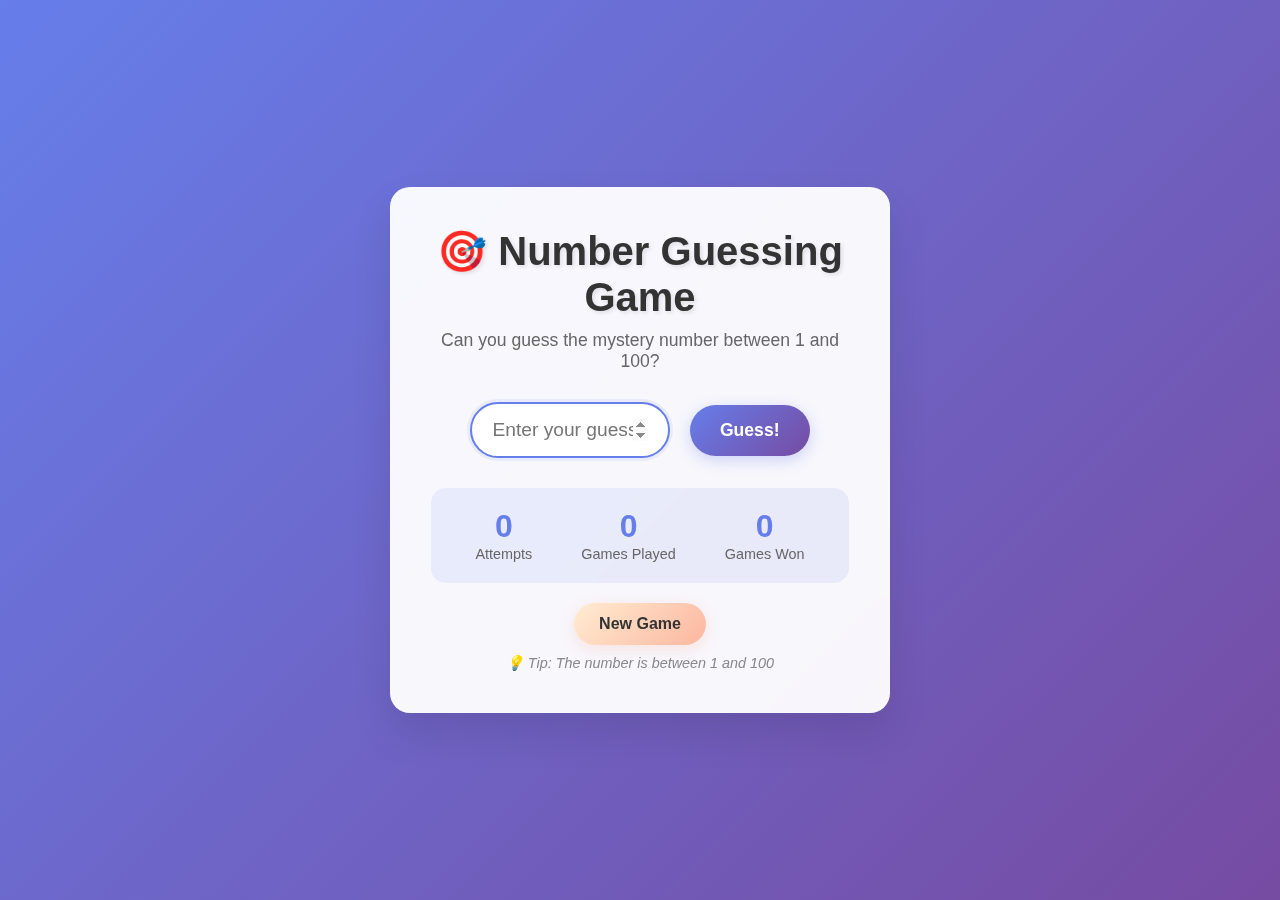
<file: Game project/new.html>
<!DOCTYPE html>
<html lang="en">

<head>
    <meta charset="UTF-8">
    <meta name="viewport" content="width=device-width, initial-scale=1.0">
    <title>Number Guessing Game</title>
    <style>
        * {
            margin: 0;
            padding: 0;
            box-sizing: border-box;
        }

        body {
            font-family: 'Segoe UI', Tahoma, Geneva, Verdana, sans-serif;
            background: linear-gradient(135deg, #667eea 0%, #764ba2 100%);
            min-height: 100vh;
            display: flex;
            align-items: center;
            justify-content: center;
            padding: 20px;
        }

        .game-container {
            background: rgba(255, 255, 255, 0.95);
            backdrop-filter: blur(10px);
            border-radius: 20px;
            padding: 40px;
            box-shadow: 0 20px 40px rgba(0, 0, 0, 0.1);
            text-align: center;
            max-width: 500px;
            width: 100%;
            border: 1px solid rgba(255, 255, 255, 0.2);
        }

        .game-title {
            font-size: 2.5rem;
            font-weight: 700;
            color: #333;
            margin-bottom: 10px;
            text-shadow: 2px 2px 4px rgba(0, 0, 0, 0.1);
        }

        .game-subtitle {
            font-size: 1.1rem;
            color: #666;
            margin-bottom: 30px;
            font-weight: 300;
        }

        .input-section {
            margin-bottom: 30px;
        }

        .number-input {
            width: 200px;
            padding: 15px 20px;
            font-size: 1.2rem;
            border: 2px solid #e0e0e0;
            border-radius: 50px;
            text-align: center;
            outline: none;
            transition: all 0.3s ease;
            background: #f8f9fa;
        }

        .number-input:focus {
            border-color: #667eea;
            box-shadow: 0 0 0 3px rgba(102, 126, 234, 0.1);
            background: white;
        }

        .guess-button {
            background: linear-gradient(135deg, #667eea 0%, #764ba2 100%);
            color: white;
            border: none;
            padding: 15px 30px;
            font-size: 1.1rem;
            font-weight: 600;
            border-radius: 50px;
            cursor: pointer;
            transition: all 0.3s ease;
            margin-left: 15px;
            box-shadow: 0 4px 15px rgba(102, 126, 234, 0.3);
        }

        .guess-button:hover {
            transform: translateY(-2px);
            box-shadow: 0 6px 20px rgba(102, 126, 234, 0.4);
        }

        .guess-button:active {
            transform: translateY(0);
        }

        .result-section {
            margin-top: 30px;
            padding: 20px;
            border-radius: 15px;
            min-height: 60px;
            display: flex;
            align-items: center;
            justify-content: center;
        }

        .result-success {
            background: linear-gradient(135deg, #4facfe 0%, #00f2fe 100%);
            color: white;
            animation: successPulse 0.6s ease-in-out;
        }

        .result-error {
            background: linear-gradient(135deg, #fa709a 0%, #fee140 100%);
            color: white;
            animation: errorShake 0.6s ease-in-out;
        }

        .result-hint {
            background: linear-gradient(135deg, #a8edea 0%, #fed6e3 100%);
            color: #333;
            animation: hintFade 0.5s ease-in-out;
        }

        @keyframes successPulse {
            0% {
                transform: scale(0.9);
                opacity: 0;
            }

            50% {
                transform: scale(1.05);
            }

            100% {
                transform: scale(1);
                opacity: 1;
            }
        }

        @keyframes errorShake {

            0%,
            100% {
                transform: translateX(0);
            }

            25% {
                transform: translateX(-5px);
            }

            75% {
                transform: translateX(5px);
            }
        }

        @keyframes hintFade {
            0% {
                opacity: 0;
                transform: translateY(10px);
            }

            100% {
                opacity: 1;
                transform: translateY(0);
            }
        }

        .stats-section {
            display: flex;
            justify-content: space-around;
            margin-top: 30px;
            padding: 20px;
            background: rgba(102, 126, 234, 0.1);
            border-radius: 15px;
        }

        .stat-item {
            text-align: center;
        }

        .stat-number {
            font-size: 2rem;
            font-weight: 700;
            color: #667eea;
            display: block;
        }

        .stat-label {
            font-size: 0.9rem;
            color: #666;
            margin-top: 5px;
        }

        .new-game-button {
            background: linear-gradient(135deg, #ffecd2 0%, #fcb69f 100%);
            color: #333;
            border: none;
            padding: 12px 25px;
            font-size: 1rem;
            font-weight: 600;
            border-radius: 25px;
            cursor: pointer;
            transition: all 0.3s ease;
            margin-top: 20px;
            box-shadow: 0 4px 15px rgba(252, 182, 159, 0.3);
        }

        .new-game-button:hover {
            transform: translateY(-2px);
            box-shadow: 0 6px 20px rgba(252, 182, 159, 0.4);
        }

        .range-display {
            font-size: 0.9rem;
            color: #888;
            margin-top: 10px;
            font-style: italic;
        }

        @media (max-width: 600px) {
            .game-container {
                padding: 30px 20px;
                margin: 10px;
            }

            .game-title {
                font-size: 2rem;
            }

            .input-section {
                display: flex;
                flex-direction: column;
            }

            .number-input {
                width: 100%;
                margin-bottom: 15px;
            }

            .guess-button {
                margin-left: 0;
                width: 100%;
            }

            .stats-section {
                flex-direction: column;
                gap: 15px;
            }
        }

        .hidden {
            display: none;
        }

        .fade-in {
            animation: fadeIn 0.5s ease-in-out;
        }

        @keyframes fadeIn {
            from {
                opacity: 0;
                transform: translateY(20px);
            }

            to {
                opacity: 1;
                transform: translateY(0);
            }
        }
    </style>
</head>

<body>
    <div class="game-container">
        <h1 class="game-title">🎯 Number Guessing Game</h1>
        <p class="game-subtitle">Can you guess the mystery number between 1 and 100?</p>

        <div class="input-section">
            <input type="number" id="userGuess" class="number-input" placeholder="Enter your guess" min="1" max="100">
            <button onclick="makeGuess()" class="guess-button">Guess!</button>
        </div>

        <div id="resultSection" class="result-section hidden">
            <p id="resultMessage"></p>
        </div>

        <div class="stats-section">
            <div class="stat-item">
                <span id="attemptsCount" class="stat-number">0</span>
                <span class="stat-label">Attempts</span>
            </div>
            <div class="stat-item">
                <span id="gamesPlayed" class="stat-number">0</span>
                <span class="stat-label">Games Played</span>
            </div>
            <div class="stat-item">
                <span id="gamesWon" class="stat-number">0</span>
                <span class="stat-label">Games Won</span>
            </div>
        </div>

        <button onclick="newGame()" class="new-game-button">New Game</button>

        <div class="range-display">
            <p>💡 Tip: The number is between 1 and 100</p>
        </div>
    </div>

    <script>
        let randomNumber = Math.floor(Math.random() * 100) + 1;
        let attempts = 0;
        let gamesPlayed = parseInt(localStorage.getItem('gamesPlayed')) || 0;
        let gamesWon = parseInt(localStorage.getItem('gamesWon')) || 0;

        // Update stats display
        updateStatsDisplay();

        function makeGuess() {
            const userInput = document.getElementById('userGuess');
            const userGuess = parseInt(userInput.value);
            const resultSection = document.getElementById('resultSection');
            const resultMessage = document.getElementById('resultMessage');

            if (!userGuess || userGuess < 1 || userGuess > 100) {
                showResult('Please enter a valid number between 1 and 100!', 'error');
                return;
            }

            attempts++;
            updateAttemptsDisplay();

            if (userGuess === randomNumber) {
                const range = getNumberRange(randomNumber);
                showResult(`🎉 Congratulations! You guessed it right in ${attempts} attempts!<br>The number ${randomNumber} was in the range of ${range}.`, 'success');
                gamesWon++;
                gamesPlayed++;
                updateStats();
            } else {
                const range = getNumberRange(randomNumber);
                const hint = userGuess < randomNumber ? 'Try a higher number!' : 'Try a lower number!';
                showResult(`❌ Wrong guess! ${hint}<br>💡 Hint: The mystery number is in the range of ${range}.`, 'hint');
            }

            userInput.value = '';
            userInput.focus();
        }

        function getNumberRange(number) {
            if (number <= 10) return '1 to 10';
            if (number <= 20) return '11 to 20';
            if (number <= 30) return '21 to 30';
            if (number <= 40) return '31 to 40';
            if (number <= 50) return '41 to 50';
            if (number <= 60) return '51 to 60';
            if (number <= 70) return '61 to 70';
            if (number <= 80) return '71 to 80';
            if (number <= 90) return '81 to 90';
            return '91 to 100';
        }

        function showResult(message, type) {
            const resultSection = document.getElementById('resultSection');
            const resultMessage = document.getElementById('resultMessage');

            resultSection.className = `result-section result-${type} fade-in`;
            resultMessage.innerHTML = message;
            resultSection.classList.remove('hidden');
        }

        function newGame() {
            randomNumber = Math.floor(Math.random() * 100) + 1;
            attempts = 0;
            updateAttemptsDisplay();

            const resultSection = document.getElementById('resultSection');
            resultSection.classList.add('hidden');

            document.getElementById('userGuess').value = '';
            document.getElementById('userGuess').focus();

            if (gamesPlayed > 0) {
                gamesPlayed++;
                updateStats();
            }
        }

        function updateAttemptsDisplay() {
            document.getElementById('attemptsCount').textContent = attempts;
        }

        function updateStatsDisplay() {
            document.getElementById('gamesPlayed').textContent = gamesPlayed;
            document.getElementById('gamesWon').textContent = gamesWon;
        }

        function updateStats() {
            localStorage.setItem('gamesPlayed', gamesPlayed);
            localStorage.setItem('gamesWon', gamesWon);
            updateStatsDisplay();
        }

        // Allow Enter key to submit guess
        document.getElementById('userGuess').addEventListener('keypress', function (e) {
            if (e.key === 'Enter') {
                makeGuess();
            }
        });

        // Focus on input when page loads
        document.getElementById('userGuess').focus();
    </script>
</body>

</html>
</file>
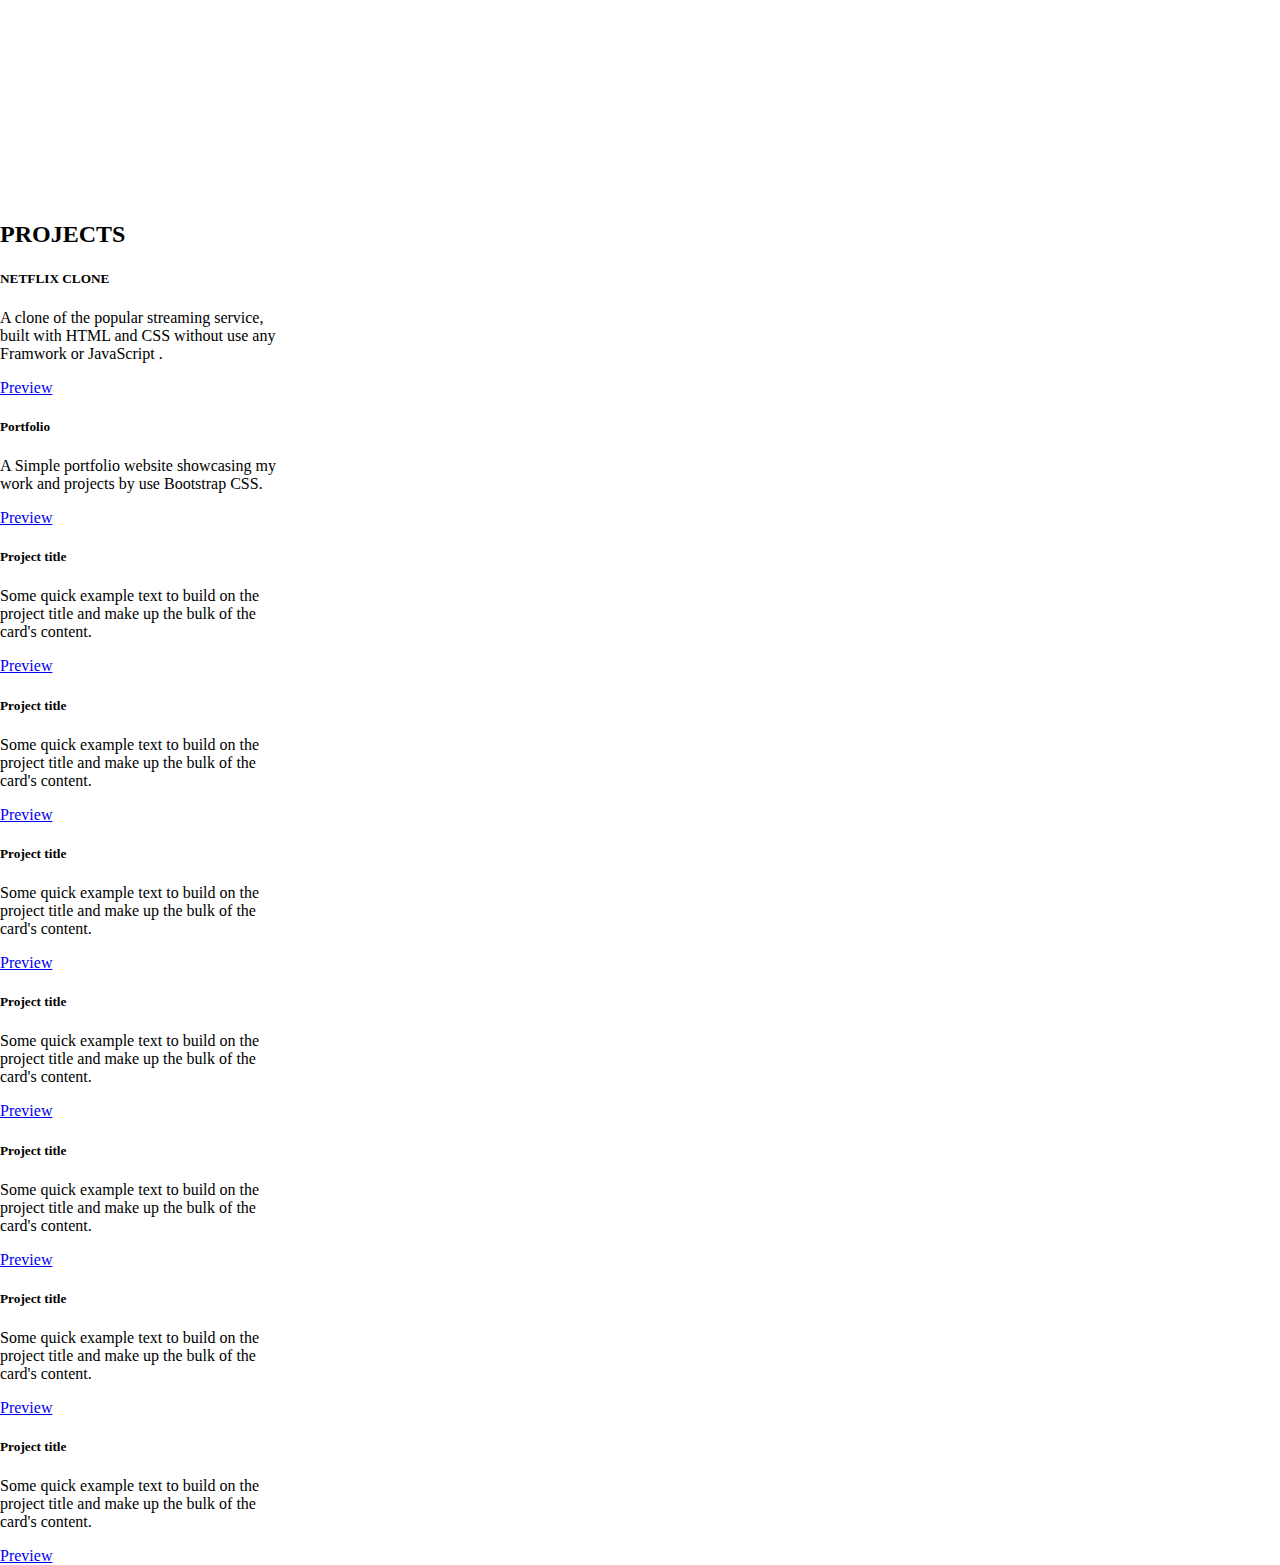
<file: Portfolio/Portfolio_2_BS.html>
<!doctype html>
<html lang="en">

<head>
    <!-- Required meta tags -->
    <meta charset="utf-8">
    <meta name="viewport" content="width=device-width, initial-scale=1">

    <!-- Bootstrap CSS -->
    <link href="https://cdn.jsdelivr.net/npm/bootstrap@5.0.2/dist/css/bootstrap.min.css" rel="stylesheet"
        integrity="sha384-EVSTQN3/azprG1Anm3QDgpJLIm9Nao0Yz1ztcQTwFspd3yD65VohhpuuCOmLASjC" crossorigin="anonymous">

    <title>Portfolio</title>
    <style>
        body {
            margin: 0%;
            padding: 0%;
        }

        .head {
            height: 180px;
            background-image: url("C:/Users/Nishikant/OneDrive/Desktop/shashi/Programming language/Web development files/images/Old_Html_image/Bootstrap_bg.png");
            background-size: cover;
            color: white;
        }
    </style>
</head>

<body>
    <div class="head px-4 py-5 text-center d-flex flex-column justify-content-center align-items-center">
        <h1 class="display-5 fw-bold">My Portfolio</h1>
    </div>

    <div class="container px-4 py-5" id="featured-3">
        <h2 class="pb-2 border-bottom">PROJECTS</h2>
        <div class="row g-4 py-5 row-cols-1 row-cols-lg-3 gap-3">
            <div class="card" style="width: 18rem;">
                <div class="card-body d-flex flex-column">
                    <h5 class="card-title">NETFLIX CLONE</h5>
                    <p class="card-text">A clone of the popular streaming service, built with HTML and CSS without use
                        any Framwork or JavaScript .</p>
                    <div class="d-flex align-items-end" style="height: -webkit-fill-available;">
                        <a href="C:\Users\Nishikant\OneDrive\Desktop\Shashikant Flies\Web\Netflix\Netflix_html_css.html"
                            class="btn btn-primary ">Preview</a>
                    </div>
                </div>
            </div>
            <div class="card" style="width: 18rem;">
                <div class="card-body d-flex flex-column">
                    <h5 class="card-title">Portfolio</h5>
                    <p class="card-text"> A Simple portfolio website showcasing my work and projects by use Bootstrap
                        CSS.</p>
                    <div class="d-flex align-items-end" style="height: -webkit-fill-available;">
                        <a href="C:\Users\Nishikant\OneDrive\Desktop\Shashikant Flies\Web\Portfolio\Portfolio_BS.html"
                            class="btn btn-primary ">Preview</a>
                    </div>
                </div>
            </div>
            <div class="card" style="width: 18rem;">
                <div class="card-body d-flex flex-column">
                    <h5 class="card-title">Project title</h5>
                    <p class="card-text">Some quick example text to build on the project title and make up the bulk of
                        the card's content.</p>
                    <div class="d-flex align-items-end" style="height: -webkit-fill-available;">
                        <a href="#" class="btn btn-primary ">Preview</a>
                    </div>
                </div>
            </div>
            <div class="card" style="width: 18rem;">
                <div class="card-body d-flex flex-column">
                    <h5 class="card-title">Project title</h5>
                    <p class="card-text">Some quick example text to build on the project title and make up the bulk of
                        the card's content.</p>
                    <div class="d-flex align-items-end" style="height: -webkit-fill-available;">
                        <a href="#" class="btn btn-primary ">Preview</a>
                    </div>
                </div>
            </div>
            <div class="card" style="width: 18rem;">
                <div class="card-body d-flex flex-column">
                    <h5 class="card-title">Project title</h5>
                    <p class="card-text">Some quick example text to build on the project title and make up the bulk of
                        the card's content.</p>
                    <div class="d-flex align-items-end" style="height: -webkit-fill-available;">
                        <a href="#" class="btn btn-primary ">Preview</a>
                    </div>
                </div>
            </div>
            <div class="card" style="width: 18rem;">
                <div class="card-body d-flex flex-column">
                    <h5 class="card-title">Project title</h5>
                    <p class="card-text">Some quick example text to build on the project title and make up the bulk of
                        the card's content.</p>
                    <div class="d-flex align-items-end" style="height: -webkit-fill-available;">
                        <a href="#" class="btn btn-primary ">Preview</a>
                    </div>
                </div>
            </div>
            <div class="card" style="width: 18rem;">
                <div class="card-body d-flex flex-column">
                    <h5 class="card-title">Project title</h5>
                    <p class="card-text">Some quick example text to build on the project title and make up the bulk of
                        the card's content.</p>
                    <div class="d-flex align-items-end" style="height: -webkit-fill-available;">
                        <a href="#" class="btn btn-primary ">Preview</a>
                    </div>
                </div>
            </div>
            <div class="card" style="width: 18rem;">
                <div class="card-body d-flex flex-column">
                    <h5 class="card-title">Project title</h5>
                    <p class="card-text">Some quick example text to build on the project title and make up the bulk of
                        the card's content.</p>
                    <div class="d-flex align-items-end" style="height: -webkit-fill-available;">
                        <a href="#" class="btn btn-primary ">Preview</a>
                    </div>
                </div>
            </div>
            <div class="card" style="width: 18rem;">
                <div class="card-body d-flex flex-column">
                    <h5 class="card-title">Project title</h5>
                    <p class="card-text">Some quick example text to build on the project title and make up the bulk of
                        the card's content.</p>
                    <div class="d-flex align-items-end" style="height: -webkit-fill-available;">
                        <a href="#" class="btn btn-primary ">Preview</a>
                    </div>
                </div>
            </div>
        </div>
    </div>

    <!-- Optional JavaScript; choose one of the two! -->

    <!-- Option 1: Bootstrap Bundle with Popper -->
    <script src="https://cdn.jsdelivr.net/npm/bootstrap@5.0.2/dist/js/bootstrap.bundle.min.js"
        integrity="sha384-MrcW6ZMFYlzcLA8Nl+NtUVF0sA7MsXsP1UyJoMp4YLEuNSfAP+JcXn/tWtIaxVXM"
        crossorigin="anonymous"></script>

    <!-- Option 2: Separate Popper and Bootstrap JS -->
    <!--
    <script src="https://cdn.jsdelivr.net/npm/@popperjs/core@2.9.2/dist/umd/popper.min.js" integrity="sha384-IQsoLXl5PILFhosVNubq5LC7Qb9DXgDA9i+tQ8Zj3iwWAwPtgFTxbJ8NT4GN1R8p" crossorigin="anonymous"></script>
    <script src="https://cdn.jsdelivr.net/npm/bootstrap@5.0.2/dist/js/bootstrap.min.js" integrity="sha384-cVKIPhGWiC2Al4u+LWgxfKTRIcfu0JTxR+EQDz/bgldoEyl4H0zUF0QKbrJ0EcQF" crossorigin="anonymous"></script>
    -->
</body>

</html>
</file>
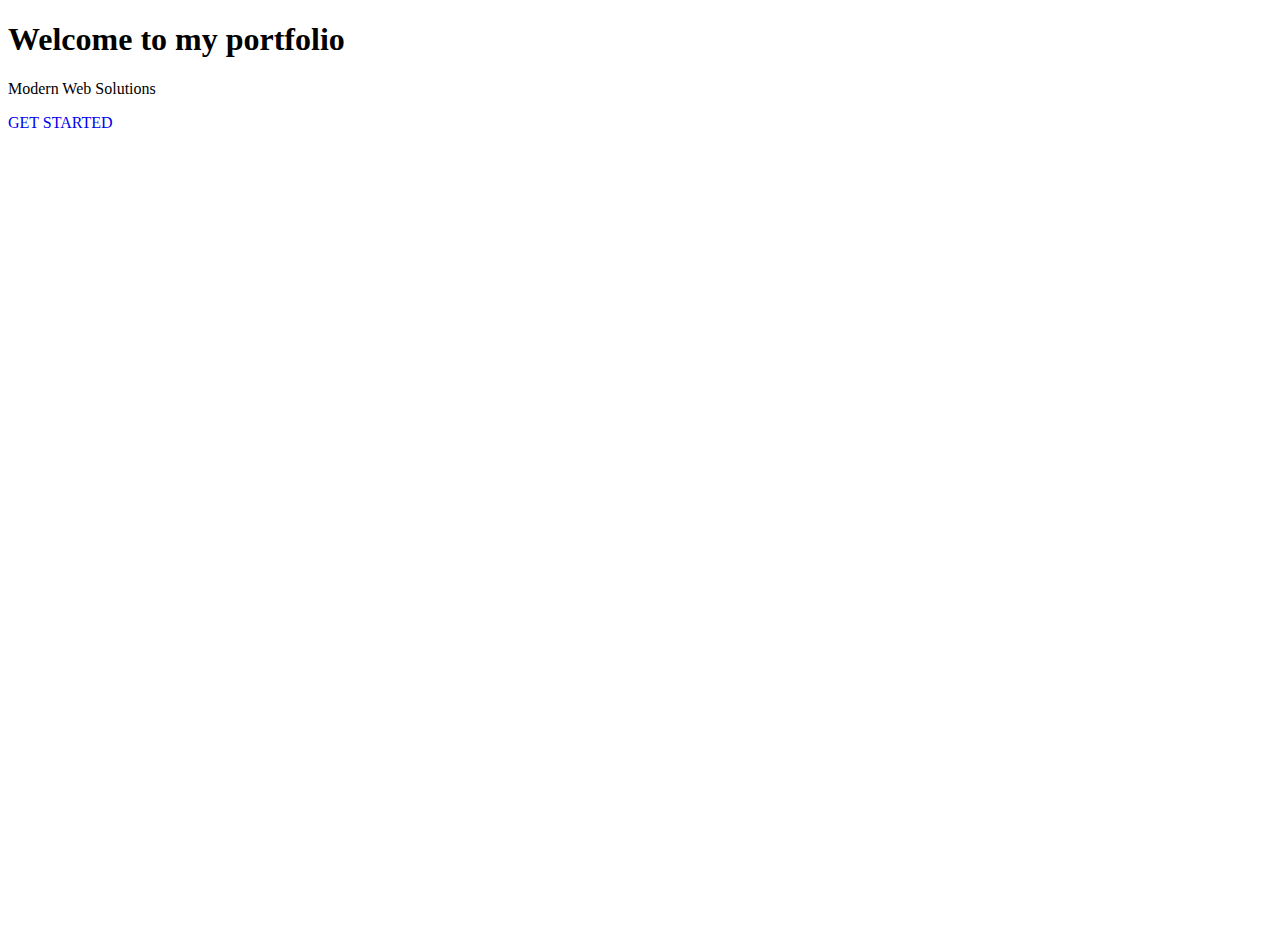
<file: Portfolio/Portfolio_BS.html>
<!doctype html>
<html lang="en">

<head>
  <!-- Required meta tags -->
  <meta charset="utf-8">
  <meta name="viewport" content="width=device-width, initial-scale=1">

  <!-- Bootstrap CSS -->
  <link href="https://cdn.jsdelivr.net/npm/bootstrap@5.0.2/dist/css/bootstrap.min.css" rel="stylesheet"
    integrity="sha384-EVSTQN3/azprG1Anm3QDgpJLIm9Nao0Yz1ztcQTwFspd3yD65VohhpuuCOmLASjC" crossorigin="anonymous">

  <title>Portfolio</title>
  <style>
    body{
      background-image: url("C:/Users/Nishikant/OneDrive/Desktop/shashi/Programming language/Web development files/images/Old_Html_image/Bootstrap_bg.png");
    }
    main {
      height: 100vh;
    }
    a{
      text-decoration: none;
    }
  </style>
</head>

<body>
  <main class="px-3 d-flex flex-column justify-content-center align-items-center ">
    <h1 class="text-light">Welcome to my portfolio</h1>
    <p class="lead text-light">Modern Web Solutions</p>
    <p class="lead text-light bg-primary p-3 rounded rounded-pill">
      <a href="Portfolio_2_BS.html" class="text-light">GET STARTED</a>
    </p>
  </main>

  <!-- Optional JavaScript; choose one of the two! -->

  <!-- Option 1: Bootstrap Bundle with Popper -->
  <script src="https://cdn.jsdelivr.net/npm/bootstrap@5.0.2/dist/js/bootstrap.bundle.min.js"
    integrity="sha384-MrcW6ZMFYlzcLA8Nl+NtUVF0sA7MsXsP1UyJoMp4YLEuNSfAP+JcXn/tWtIaxVXM"
    crossorigin="anonymous"></script>

  <!-- Option 2: Separate Popper and Bootstrap JS -->
  <!--
    <script src="https://cdn.jsdelivr.net/npm/@popperjs/core@2.9.2/dist/umd/popper.min.js" integrity="sha384-IQsoLXl5PILFhosVNubq5LC7Qb9DXgDA9i+tQ8Zj3iwWAwPtgFTxbJ8NT4GN1R8p" crossorigin="anonymous"></script>
    <script src="https://cdn.jsdelivr.net/npm/bootstrap@5.0.2/dist/js/bootstrap.min.js" integrity="sha384-cVKIPhGWiC2Al4u+LWgxfKTRIcfu0JTxR+EQDz/bgldoEyl4H0zUF0QKbrJ0EcQF" crossorigin="anonymous"></script>
    -->
</body>

</html>
</file>
